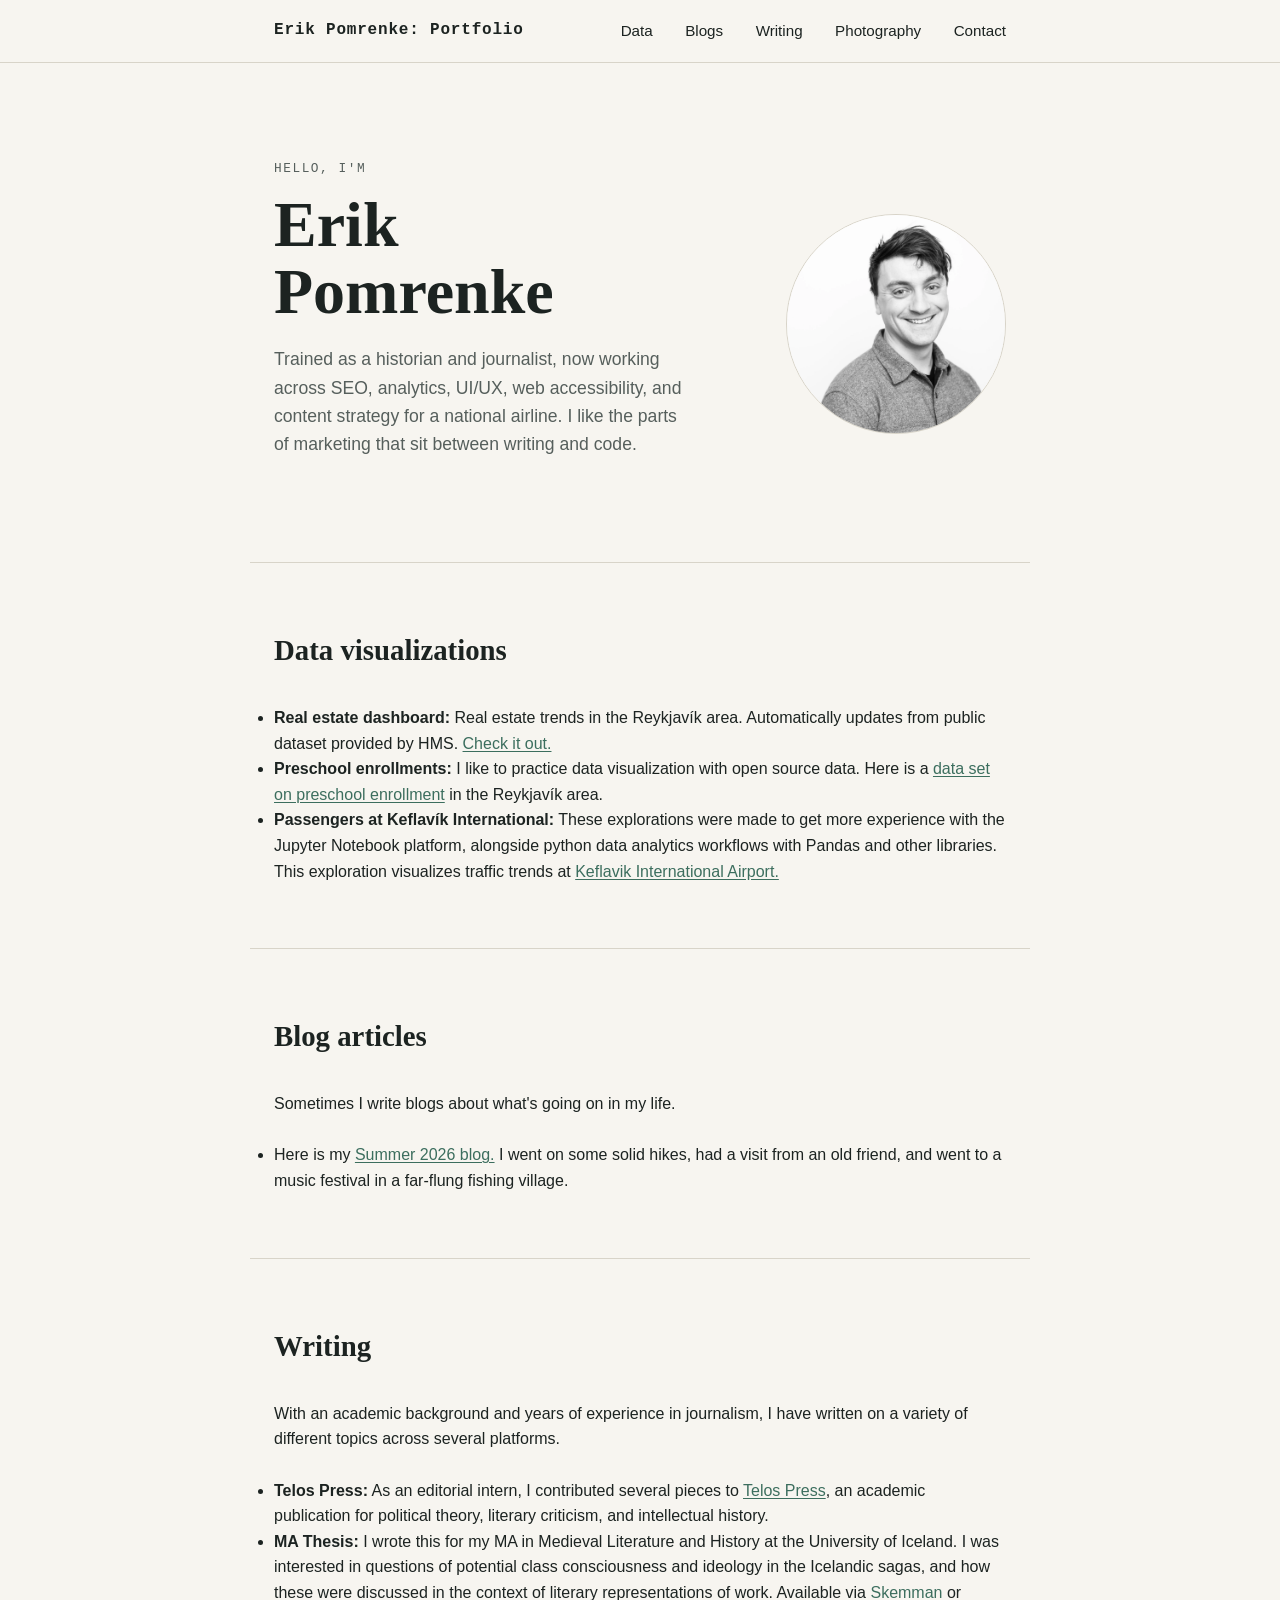
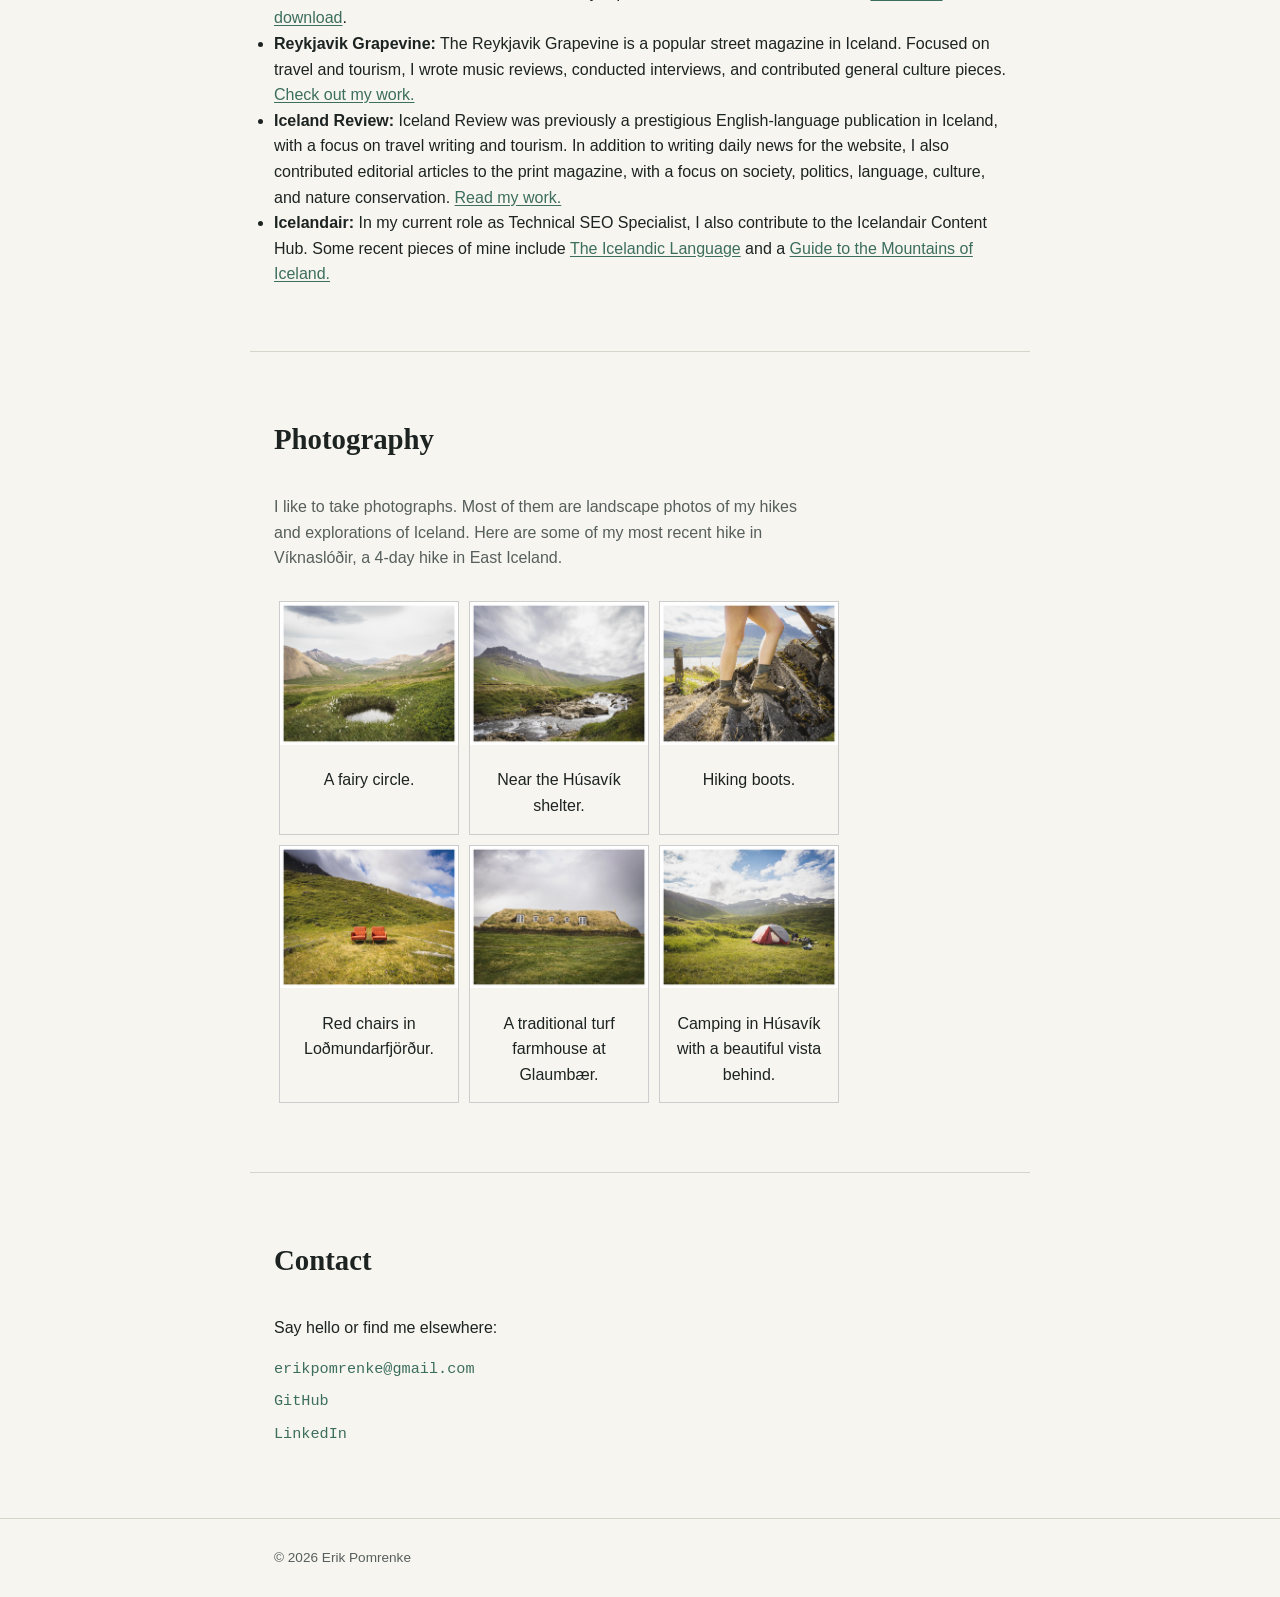
<file: index.html>
<!DOCTYPE html>
<html lang="en">
<head>
  <meta charset="UTF-8">
  <meta name="viewport" content="width=device-width, initial-scale=1.0">
  <title>Erik Pomrenke | Digital Marketer in Reykjavík, Iceland</title>
  <meta name="description" content="Erik Pomrenke is a digital marketer based in Reykjavik, Iceland. Special interests include technical SEO, web accessibility, data analytics, and content strategy.">
  <meta property="og:url" content="https://erikpomrenke.github.io/">
  <meta property="og:type" content="website">
  <meta property="og:title" content="Erik Pomrenke | Digital Marketer in Reykjavík, Iceland">
  <meta property="og:image" content="https://erikpomrenke.github.io/assets/headshot.webp">
  <meta property="og:image:alt" content="Black and white professional headshot of Erik Pomrenke">
  <meta property="og:description" content="Erik Pomrenke is a digital marketer based in Reykjavik, Iceland. Special interests include technical SEO, web accessibility, data analytics, and content strategy.">
  <meta property="og:site_name" content="Erik Pomrenke: Portfolio">
  <meta property="og:locale" content="en_US">
  <meta property="article:author" content="Erik Pomrenke">  <link rel="canonical" href="https://erikpomrenke.github.io/" />
  <link rel="stylesheet" href="style.css">
  <link rel="icon" type="image/x-icon" href="https://erikpomrenke.github.io/assets/favicon.ico">
  <link rel="icon" type="image/png" sizes="32x32" href="https://erikpomrenke.github.io/assets/favicon.png">
  <link rel="apple-touch-icon" href="https://erikpomrenke.github.io/assets/apple-touch-icon.png">
  <script type="application/ld+json">
{
  "@context": "https://schema.org",
  "@type": "Person",
  "name": "Erik Pomrenke",
  "jobTitle": "Technical SEO and Integration Specialist",
  "worksFor": {
    "@type": "Organization",
    "name": "Icelandair"
  },
  "url": "https://erikpomrenke.github.io/",
  "sameAs": [
    "https://www.linkedin.com/in/erik-pomrenke-534a3921b/",
    "https://github.com/erikpomrenke"
  ],
  "email": "erikpomrenke@gmail.com",
  "knowsLanguage": ["English", "German", "Icelandic"]
}
</script>
</head>
<body>

  <header class="site-header">
    <div class="wrap header-inner">
      <span class="logo">Erik Pomrenke: Portfolio</span>
      <nav>
        <a href="#data-viz">Data</a>
        <a href="#blogs">Blogs</a>
        <a href="#writing">Writing</a>
        <a href="#img-gallery">Photography</a>
        <a href="#contact">Contact</a>
      </nav>
    </div>
  </header>

  <main>
    <!-- HERO -->
    <section class="hero wrap">
      <div class="hero-text">
        <p class="eyebrow">Hello, I'm</p>
        <h1>Erik Pomrenke</h1>
        <p class="hero-sub">Trained as a historian and journalist, now working across SEO, analytics, UI/UX, web accessibility, and content strategy for a national airline. I like the parts of marketing that sit between writing and code.</p>
      </div>
      <img class="hero-photo" src="assets/headshot.webp" alt="black and white headshot">
    </section>

    <!-- Data Visualizations -->
    <section id="data-viz" class="section wrap">
      <h2>Data visualizations</h2>
        <ul>
          <li>
            <p><strong>Real estate dashboard:</strong> Real estate trends in the Reykjavík area. Automatically updates from public dataset provided by HMS. <a href="https://datastudio.google.com/s/hCVWZlMqpyI">Check it out.</a></p>
          </li>
          <li>
            <p><strong>Preschool enrollments:</strong> I like to practice data visualization with open source data. Here is a <a href="data/leikskoli-exploration.html">data set on preschool enrollment</a> in the Reykjavík area.</p>
          </li>
          <li>
            <p><strong>Passengers at Keflavík International:</strong> These explorations were made to get more experience with the Jupyter Notebook platform, alongside python data analytics workflows with Pandas and other libraries. This exploration visualizes traffic trends at <a href="data/keflavik-travel.html">Keflavik International Airport.</a></p>
          </li>
        </ul>
    </section>

        <!-- Blogs -->
    <section id="blogs" class="section wrap">
      <h2>Blog articles</h2>
      <p>Sometimes I write blogs about what's going on in my life.</p>
      <br>
        <ul>
         <li>
          <p>Here is my <a href="blogs/summer-2026.html">Summer 2026 blog.</a> I went on some solid hikes, had a visit from an old friend, and went to a music festival in a far-flung fishing village.</p>
        </li>
        </ul>
    </section>

    <!-- Writing -->
    <section id="writing" class="section wrap">
      <h2>Writing</h2>
      <p>With an academic background and years of experience in journalism, I have written on a variety of different topics across several platforms.</p>
      <br>
      <ul>
        <li>
          <p><strong>Telos Press:</strong> As an editorial intern, I contributed several pieces to <a href="https://www.telospress.com/author/epomrenke/">Telos Press</a>, an academic publication for political theory, literary criticism, and intellectual history.</p>
        </li>
        <li>
          <p><strong>MA Thesis: </strong> I wrote this for my MA in Medieval Literature and History at the University of Iceland. I was interested in questions of potential class consciousness and ideology in the Icelandic sagas, and how these were discussed in the context of literary representations of work. Available via <a href="https://skemman.is/handle/1946/40850">Skemman</a> or <a href="assets/Pomrenke-HI-MA-Thesis.pdf">download</a>.</p>
        </li>
        <li>
          <p><strong>Reykjavik Grapevine:</strong> The Reykjavik Grapevine is a popular street magazine in Iceland. Focused on travel and tourism, I wrote music reviews, conducted interviews, and contributed general culture pieces. <a href="https://grapevine.is/author/erik/">Check out my work.</a></p>
        </li>
        <li>
          <p><strong>Iceland Review:</strong> Iceland Review was previously a prestigious English-language publication in Iceland, with a focus on travel writing and tourism. In addition to writing daily news for the website, I also contributed editorial articles to the print magazine, with a focus on society, politics, language, culture, and nature conservation. <a href="https://www.icelandreview.com/author/erik-pomrenke/">Read my work.</a></p>
        </li>
        <li>
          <p><strong>Icelandair: </strong> In my current role as Technical SEO Specialist, I also contribute to the Icelandair Content Hub. Some recent pieces of mine include <a href="https://www.icelandair.com/arora/icelandic-language/">The Icelandic Language</a> and a <a href="https://www.icelandair.com/arora/iconic-mountains-of-iceland/">Guide to the Mountains of Iceland.</a></p>
        </li>
      </ul>
    </section>

    <!-- Image gallery -->
    <section id="img-gallery" class="section wrap img-gallery">
      <h2>Photography</h2>
      <p>I like to take photographs. Most of them are landscape photos of my hikes and explorations of Iceland. Here are some of my most recent hike in Víknaslóðir, a 4-day hike in East Iceland.</p>
      <br>
      <div class="gallery">
        <div class="gallery-item">
          <a target="_blank" href="assets/viknaslodir1.webp">
            <img src="assets/viknaslodir1.webp" alt="a mountain pond surrounded by flowers" width="600" height="400">
          </a>
          <div class="desc">A fairy circle.</div>
        </div>

        <div class="gallery-item">
          <a target="_blank" href="assets/viknaslodir7.webp">
            <img src="assets/viknaslodir7.webp" alt="a waterfall in foreground and mountain in background" width="600" height="400">
          </a>
          <div class="desc">Near the Húsavík shelter.</div>
        </div>

        <div class="gallery-item">
          <a target="_blank" href="assets/viknaslodir16.webp">
            <img src="assets/viknaslodir16.webp" alt="hiking boots" width="600" height="400">
          </a>
          <div class="desc">Hiking boots.</div>
        </div>

        <div class="gallery-item">
          <a target="_blank" href="assets/viknaslodir21.webp">
            <img src="assets/viknaslodir21.webp" alt="red chairs in the middle of nowhere" width="600" height="400">
          </a>
          <div class="desc">Red chairs in Loðmundarfjörður.</div>
        </div>

        <div class="gallery-item">
          <a target="_blank" href="assets/glaumbaer14.webp">
            <img src="assets/glaumbaer14.webp" alt="a traditional turf farmhouse" width="600" height="400">
          </a>
          <div class="desc">A traditional turf farmhouse at Glaumbær.</div>
        </div>

        <div class="gallery-item">
          <a target="_blank" href="assets/viknaslodir8.webp">
            <img src="assets/viknaslodir8.webp" alt="setting up camp in Húsavík" width="600" height="400">
          </a>
          <div class="desc">Camping in Húsavík with a beautiful vista behind.</div>
        </div>

      </div>
    </section>

    <!-- CONTACT -->
    <section id="contact" class="section wrap contact">
      <h2>Contact</h2>
      <p>Say hello or find me elsewhere:</p>
      <ul class="contact-list">
        <li><a href="mailto:erikpomrenke@gmail.com">erikpomrenke@gmail.com</a></li>
        <li><a href="https://github.com/erikpomrenke" target="_blank" rel="noopener">GitHub</a></li>
        <li><a href="https://www.linkedin.com/in/erik-pomrenke-534a3921b/" target="_blank" rel="noopener">LinkedIn</a></li>
      </ul>
    </section>
  </main>

  <footer class="site-footer">
    <div class="wrap">
      <p>&copy; <span id="year"></span> Erik Pomrenke</p>
    </div>
  </footer>

  <script>
    document.getElementById('year').textContent = new Date().getFullYear();
  </script>
  <script type='module' src='https://static.cloudflareinsights.com/beacon.min.js' data-cf-beacon='{"token": "6a647a6edb6d4382aaba1c46e43adcdc"}'></script>
</body>
</html>
</file>
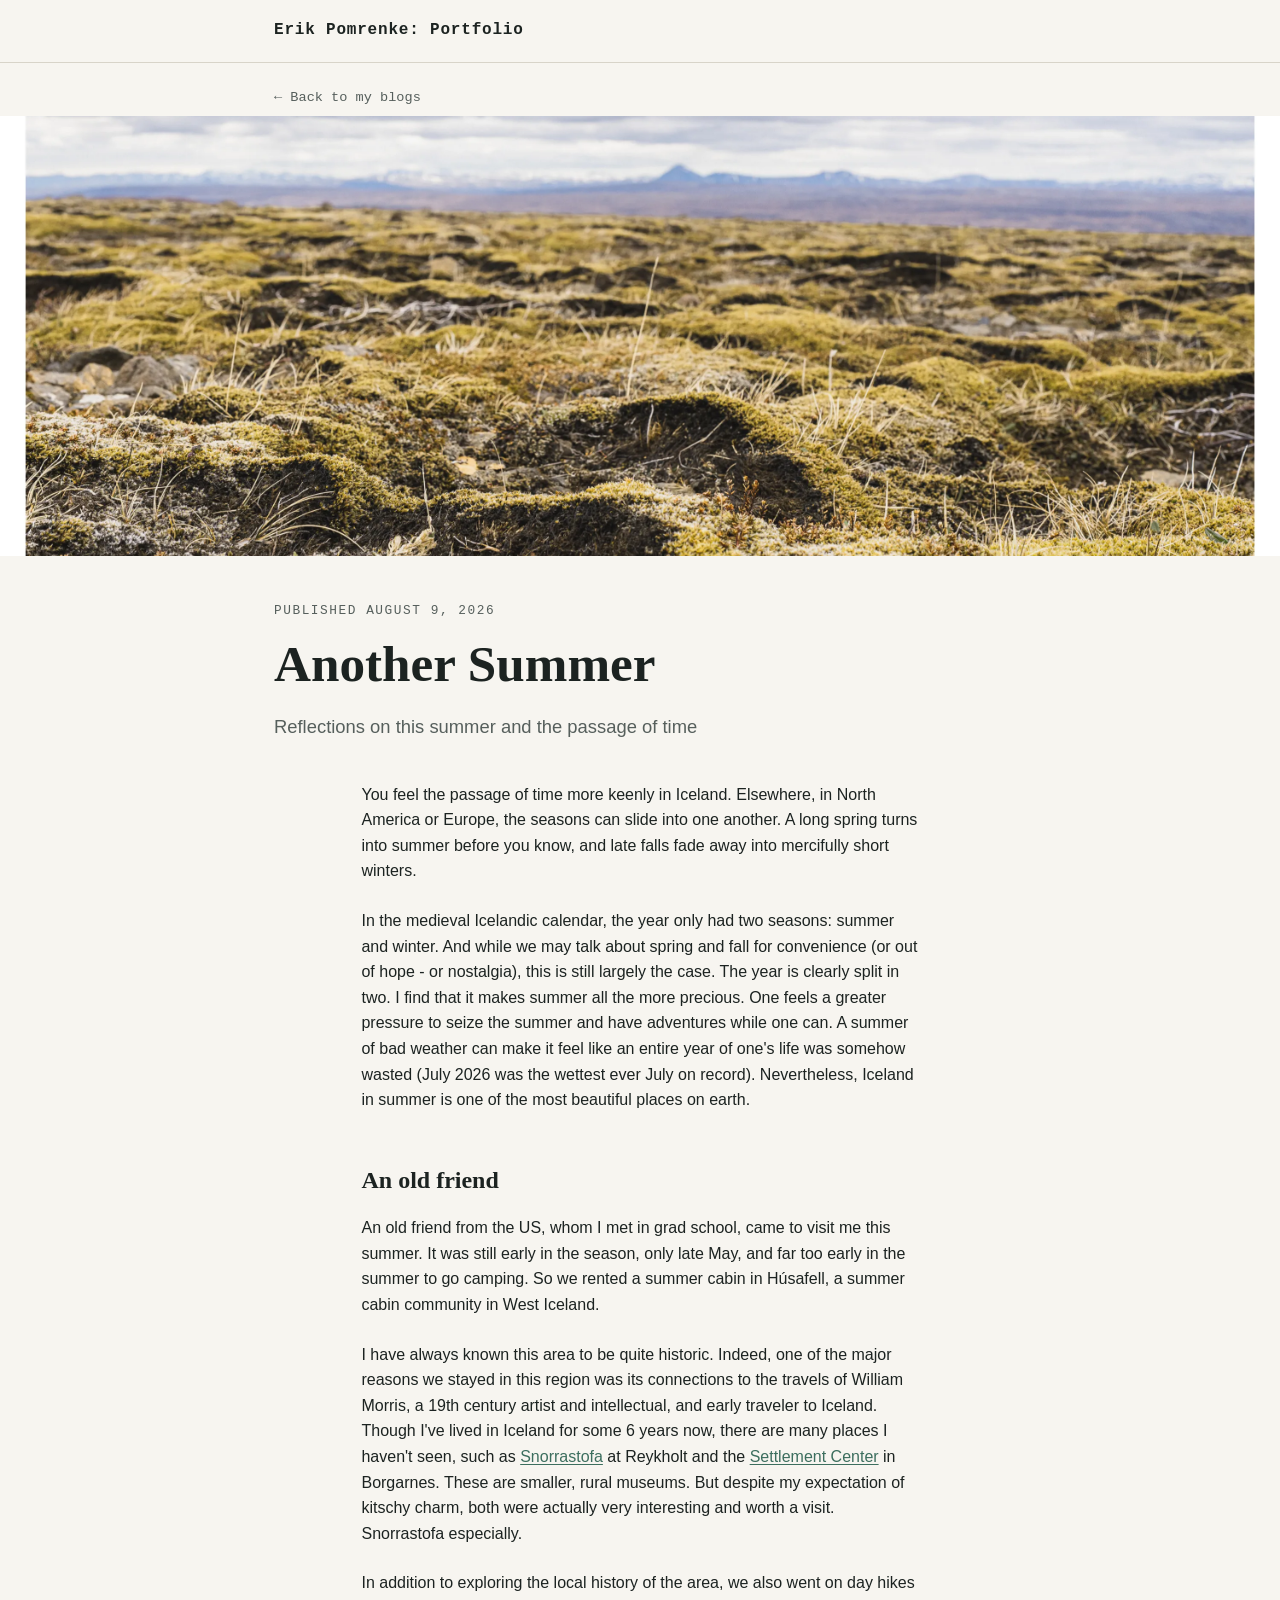
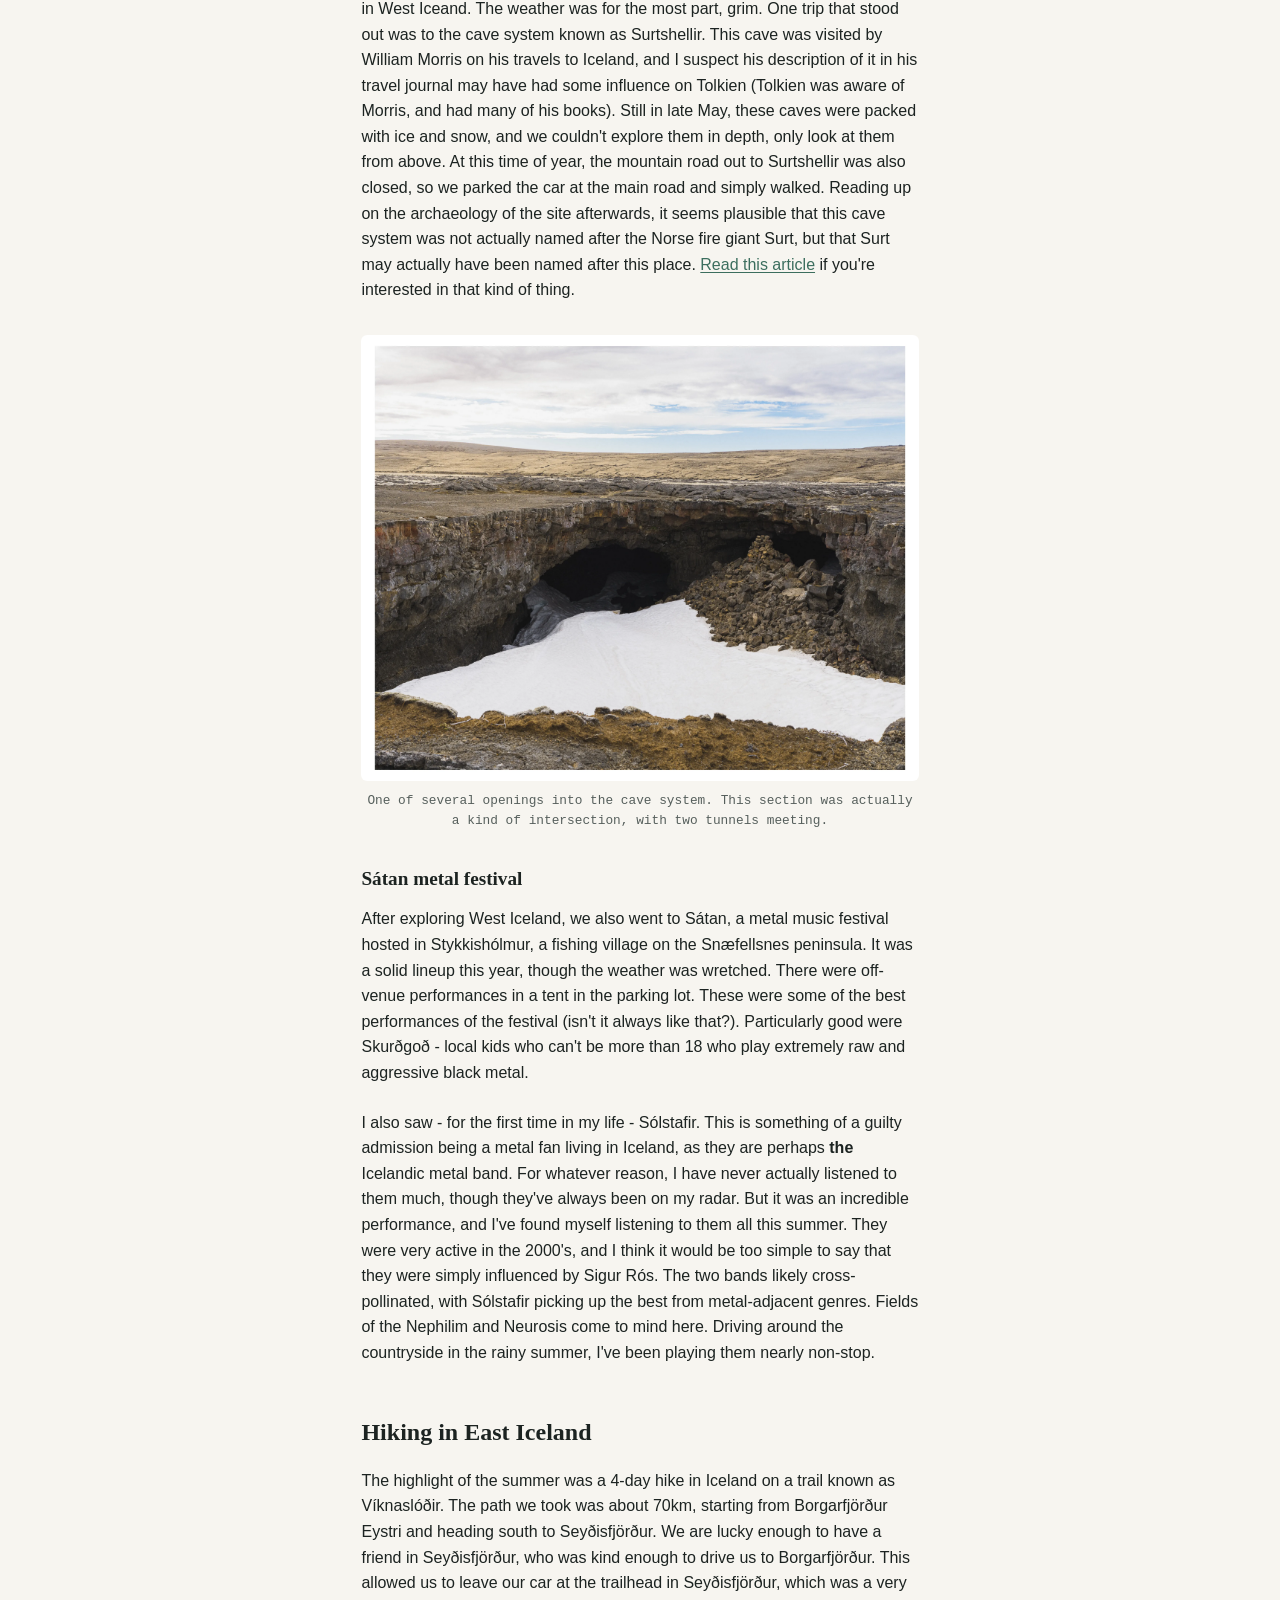
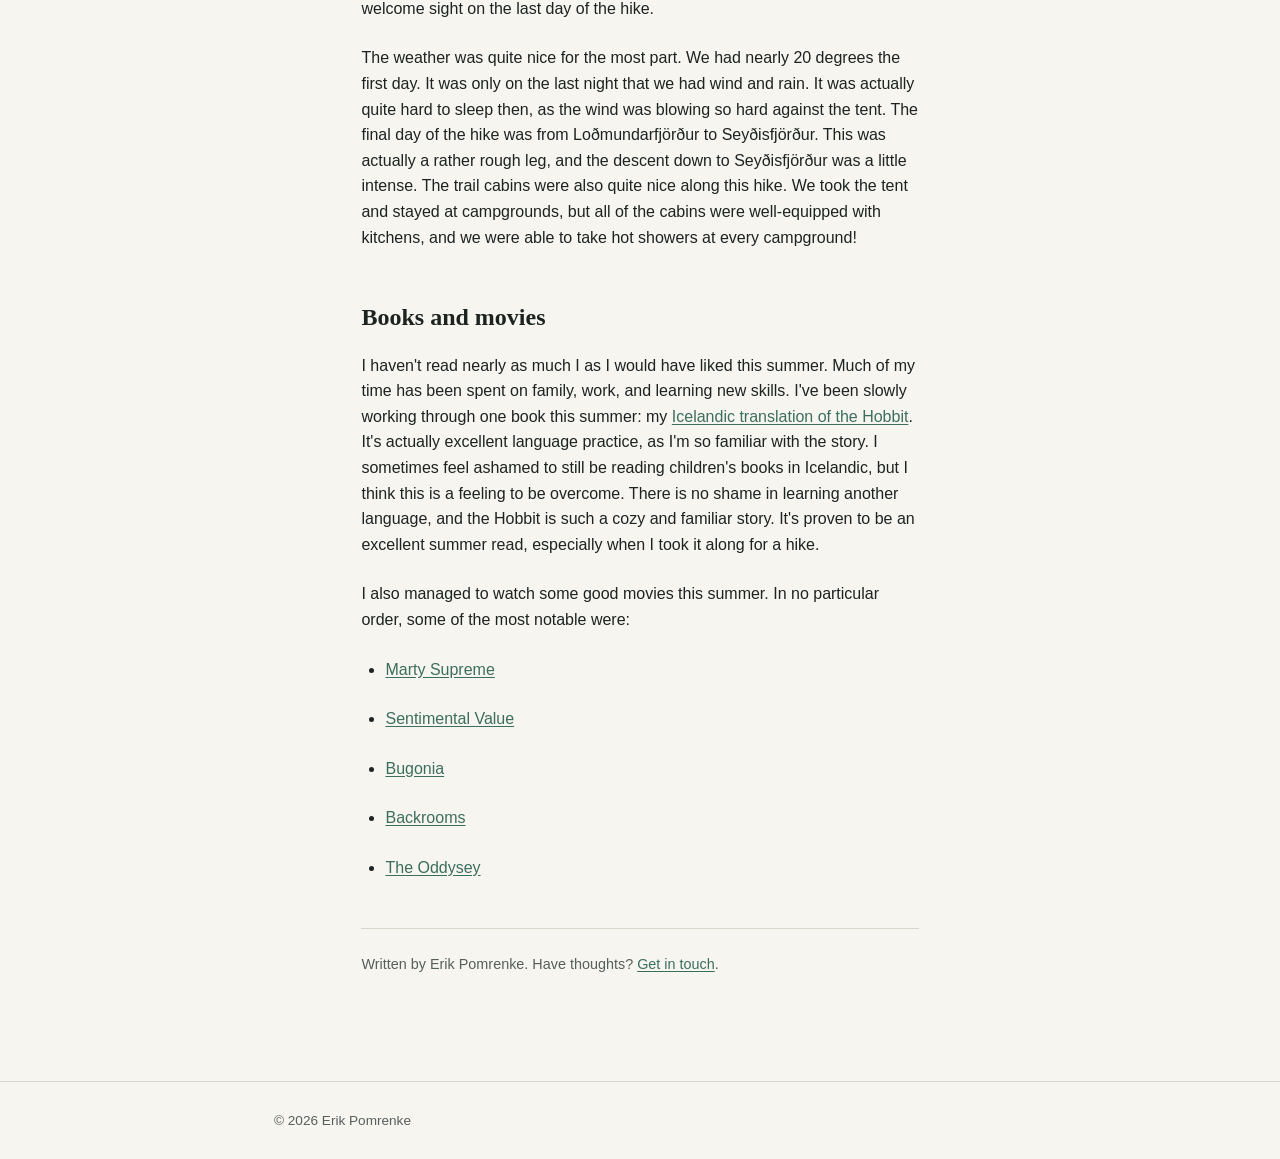
<file: blogs/summer-2026.html>
<!DOCTYPE html>
<html lang="en">
<head>
  <meta charset="UTF-8">
  <meta name="viewport" content="width=device-width, initial-scale=1.0">
  <title>Summer 2026 Blog | Erik Pomrenke</title>
  <meta name="description" content="My reflections on this summer. I went on some hikes, met an old friend, and went to a good music festival.">
  <meta property="og:url" content="https://erikpomrenke.github.io/blogs/summer-2026.html">
  <meta property="og:type" content="article">
  <meta property="og:title" content="Summer 2026 Blog | Erik Pomrenke">
  <meta property="og:image" content="https://erikpomrenke.github.io/assets/husafell4.webp">
  <meta property="og:image:alt" content="mossy landscape in Iceland">
  <meta property="og:description" content="My reflections on this summer. I went on some hikes, met an old friend, and went to a good music festival.">
  <meta property="og:site_name" content="Erik Pomrenke: Portfolio">
  <meta property="og:locale" content="en_US">
  <meta property="article:author" content="Erik Pomrenke">
  <link rel="stylesheet" href="../style.css">
  <link rel="canonical" href="https://erikpomrenke.github.io/blogs/summer-2026.html" />
  <link rel="icon" type="image/x-icon" href="https://erikpomrenke.github.io/assets/favicon.ico">
  <link rel="icon" type="image/png" sizes="32x32" href="https://erikpomrenke.github.io/assets/favicon.png">
  <link rel="apple-touch-icon" href="https://erikpomrenke.github.io/assets/apple-touch-icon.png">
  <script type="application/ld+json">
  {
    "@context": "https://schema.org",
    "@type": "BlogPosting",
    "headline": "Summer 2026 Blog",
    "description": "My reflections on this summer. I went on some hikes, met an old friend, and went to a good music festival.",
    "image": "https://erikpomrenke.github.io/assets/husafell4.webp",
    "datePublished": "2026-08-09",
    "dateModified": "2026-08-09",
    "author": {
      "@type": "Person",
      "name": "Erik Pomrenke",
      "url": "https://erikpomrenke.github.io/"
    },
    "publisher": {
      "@type": "Person",
      "name": "Erik Pomrenke"
    },
    "mainEntityOfPage": {
      "@type": "WebPage",
      "@id": "https://erikpomrenke.github.io/blog/summer-2026.html"
    }
  }
  </script>
</head>
<body>

  <header class="site-header">
    <div class="wrap header-inner">
      <span class="logo">Erik Pomrenke: Portfolio</span>
    </div>
  </header>

  <main>
    <div class="wrap">
      <a class="article-back" href="../index.html#blogs">&larr; Back to my blogs</a>
    </div>

    <!-- HERO IMAGE -->
    <!-- SWAP: src and alt text. Remove this whole <div> if an article has no hero image. -->
    <div class="article-hero">
      <img src="../assets/husafell4.webp" alt="an image of moss atop an Icelandic mountain">
    </div>

    <!-- META + HEADLINE -->
    <section class="wrap article-meta article-header">
      <!-- SWAP: date and, optionally, a category tag -->
      <span class="article-date">Published August 9, 2026</span>

      <!-- SWAP: article title -->
      <h1>Another Summer</h1>

      <!-- OPTIONAL: one-line dek/subtitle under the H1. Delete <p> if unused. -->
      <p class="article-dek">Reflections on this summer and the passage of time</p>
    </section>

    <!-- ARTICLE BODY -->
    <article class="article-body">
      <p>
        You feel the passage of time more keenly in Iceland. Elsewhere, in North America or Europe, the seasons can slide into one another. A long spring turns into summer before you know, and late falls fade away into mercifully short winters.
      </p>

      <p>
        In the medieval Icelandic calendar, the year only had two seasons: summer and winter. And while we may talk about spring and fall for convenience (or out of hope - or nostalgia), this is still largely the case. The year is clearly split in two. I find that it makes summer all the more precious. One feels a greater pressure to seize the summer and have adventures while one can. A summer of bad weather can make it feel like an entire year of one's life was somehow wasted (July 2026 was the wettest ever July on record). Nevertheless, Iceland in summer is one of the most beautiful places on earth.
      </p>

      <h2>An old friend</h2>
      <p>An old friend from the US, whom I met in grad school, came to visit me this summer. It was still early in the season, only late May, and far too early in the summer to go camping. So we rented a summer cabin in Húsafell, a summer cabin community in West Iceland.</p>
      <p>I have always known this area to be quite historic. Indeed, one of the major reasons we stayed in this region was its connections to the travels of William Morris, a 19th century artist and intellectual, and early traveler to Iceland. Though I've lived in Iceland for some 6 years now, there are many places I haven't seen, such as <a href="https://www.snorrastofa.is/">Snorrastofa</a> at Reykholt and the <a href="https://www.landnam.is/eng/">Settlement Center</a> in Borgarnes. These are smaller, rural museums. But despite my expectation of kitschy charm, both were actually very interesting and worth a visit. Snorrastofa especially.</p>
      <p>In addition to exploring the local history of the area, we also went on day hikes in West Iceand. The weather was for the most part, grim. One trip that stood out was to the cave system known as Surtshellir. This cave was visited by William Morris on his travels to Iceland, and I suspect his description of it in his travel journal may have had some influence on Tolkien (Tolkien was aware of Morris, and had many of his books). Still in late May, these caves were packed with ice and snow, and we couldn't explore them in depth, only look at them from above. At this time of year, the mountain road out to Surtshellir was also closed, so we parked the car at the main road and simply walked. Reading up on the archaeology of the site afterwards, it seems plausible that this cave system was not actually named after the Norse fire giant Surt, but that Surt may actually have been named after this place. <a href="../assets/archaeology-of-surtshellir.pdf">Read this article</a> if you're interested in that kind of thing.</p>

      <figure>
        <img src="../assets/surtshellir1.webp" alt="a photo of the cave system at Surtshellir">
        <figcaption>One of several openings into the cave system. This section was actually a kind of intersection, with two tunnels meeting.</figcaption>
      </figure>

      <h3>Sátan metal festival</h3>
      <p>After exploring West Iceland, we also went to Sátan, a metal music festival hosted in Stykkishólmur, a fishing village on the Snæfellsnes peninsula. It was a solid lineup this year, though the weather was wretched. There were off-venue performances in a tent in the parking lot. These were some of the best performances of the festival (isn't it always like that?). Particularly good were Skurðgoð - local kids who can't be more than 18 who play extremely raw and aggressive black metal.</p>
      <p>I also saw - for the first time in my life - Sólstafir. This is something of a guilty admission being a metal fan living in Iceland, as they are perhaps <strong>the</strong> Icelandic metal band. For whatever reason, I have never actually listened to them much, though they've always been on my radar. But it was an incredible performance, and I've found myself listening to them all this summer. They were very active in the 2000's, and I think it would be too simple to say that they were simply influenced by Sigur Rós. The two bands likely cross-pollinated, with Sólstafir picking up the best from metal-adjacent genres. Fields of the Nephilim and Neurosis come to mind here. Driving around the countryside in the rainy summer, I've been playing them nearly non-stop.</p>

      <h2>Hiking in East Iceland</h2>
      <p>The highlight of the summer was a 4-day hike in Iceland on a trail known as Víknaslóðir. The path we took was about 70km, starting from Borgarfjörður Eystri and heading south to Seyðisfjörður. We are lucky enough to have a friend in Seyðisfjörður, who was kind enough to drive us to Borgarfjörður. This allowed us to leave our car at the trailhead in Seyðisfjörður, which was a very welcome sight on the last day of the hike.</p>
      <p>The weather was quite nice for the most part. We had nearly 20 degrees the first day. It was only on the last night that we had wind and rain. It was actually quite hard to sleep then, as the wind was blowing so hard against the tent. The final day of the hike was from Loðmundarfjörður to Seyðisfjörður. This was actually a rather rough leg, and the descent down to Seyðisfjörður was a little intense. The trail cabins were also quite nice along this hike. We took the tent and stayed at campgrounds, but all of the cabins were well-equipped with kitchens, and we were able to take hot showers at every campground!</p>

      <h2>Books and movies</h2>
      <p>I haven't read nearly as much I as I would have liked this summer. Much of my time has been spent on family, work, and learning new skills. I've been slowly working through one book this summer: my <a href="https://www.penninn.is/is/book/hobbitinn-0">Icelandic translation of the Hobbit</a>. It's actually excellent language practice, as I'm so familiar with the story. I sometimes feel ashamed to still be reading children's books in Icelandic, but I think this is a feeling to be overcome. There is no shame in learning another language, and the Hobbit is such a cozy and familiar story. It's proven to be an excellent summer read, especially when I took it along for a hike.</p>
      <p>I also managed to watch some good movies this summer. In no particular order, some of the most notable were:</p>
      <ul>
        <li>
          <p><a href="https://www.imdb.com/title/tt32916440/">Marty Supreme</a></p>
        </li>
        <li>
          <p><a href="https://www.imdb.com/title/tt27714581/">Sentimental Value</a></p>
        </li>
        <li>
          <p><a href="https://www.imdb.com/title/tt12300742/">Bugonia</a></p>
        </li>
        <li>
          <p><a href="https://www.imdb.com/title/tt26657236/">Backrooms</a></p>
        </li>
        <li>
          <p><a href="https://www.imdb.com/title/tt33764258/">The Oddysey</a></p>
        </li>
      </ul>


      <!-- OPTIONAL: author note / call to action at the end -->
      <p class="article-endnote">
        Written by Erik Pomrenke. Have thoughts? <a href="mailto:erikpomrenke@gmail.com">Get in touch</a>.
      </p>
    </article>
  </main>

  <footer class="site-footer">
    <div class="wrap">
      <p>&copy; <span id="year"></span> Erik Pomrenke</p>
    </div>
  </footer>

  <script>
    document.getElementById('year').textContent = new Date().getFullYear();
  </script>
  <script type='module' src='https://static.cloudflareinsights.com/beacon.min.js' data-cf-beacon='{"token": "6a647a6edb6d4382aaba1c46e43adcdc"}'></script>
</body>
</html>
</file>
<file: style.css>
/* ---------------------------------------
   Design tokens — change these first
--------------------------------------- */
:root {
  --bg: #f7f5f0;
  --ink: #1c2321;
  --ink-soft: #565f5c;
  --accent: #3c6e5e;
  --accent-soft: #dce7e2;
  --line: #d8d4c9;

  --font-display: Georgia, 'Times New Roman', serif;
  --font-body: -apple-system, BlinkMacSystemFont, 'Segoe UI', sans-serif;
  --font-mono: 'Courier New', monospace;

  --wrap: 780px;
}

/* ---------------------------------------
   Reset
--------------------------------------- */
* { box-sizing: border-box; margin: 0; padding: 0; }

html { scroll-behavior: smooth; }

body {
  background: var(--bg);
  color: var(--ink);
  font-family: var(--font-body);
  line-height: 1.6;
  -webkit-font-smoothing: antialiased;
}

a {
  color: var(--accent);
  text-decoration: none;
}
a:hover { text-decoration: underline; }

a:focus-visible,
button:focus-visible {
  outline: 2px solid var(--accent);
  outline-offset: 3px;
}

.wrap {
  max-width: var(--wrap);
  margin: 0 auto;
  padding: 0 24px;
}

/* ---------------------------------------
   Header
--------------------------------------- */
.site-header {
  border-bottom: 1px solid var(--line);
  position: sticky;
  top: 0;
  background: var(--bg);
  z-index: 10;
}

.header-inner {
  display: flex;
  align-items: center;
  justify-content: space-between;
  padding-top: 18px;
  padding-bottom: 18px;
}

.logo {
  font-family: var(--font-mono);
  font-weight: 700;
  letter-spacing: 0.05em;
}

nav a {
  color: var(--ink);
  margin-left: 28px;
  font-size: 0.95rem;
}
nav a:hover { color: var(--accent); }

/* ---------------------------------------
   Hero
--------------------------------------- */
.hero {
  padding: 96px 24px 72px;
  display: flex;
  align-items: center;
  justify-content: space-between;
  gap: 48px;
}

.hero-text {
  max-width: 46ch;
}

.hero-photo {
  width: 220px;
  height: 220px;
  object-fit: cover;
  border-radius: 50%;
  border: 1px solid var(--line);
  flex-shrink: 0;
}

@media (max-width: 700px) {
  .hero {
    flex-direction: column-reverse;
    text-align: center;
    gap: 32px;
  }
  .hero-text {
    max-width: 100%;
  }
}

.eyebrow {
  font-family: var(--font-mono);
  font-size: 0.8rem;
  letter-spacing: 0.12em;
  text-transform: uppercase;
  color: var(--ink-soft);
  margin-bottom: 12px;
}

.hero h1 {
  font-family: var(--font-display);
  font-size: clamp(2.5rem, 6vw, 4rem);
  line-height: 1.05;
  margin-bottom: 20px;
}

.hero-sub {
  max-width: 46ch;
  color: var(--ink-soft);
  font-size: 1.1rem;
  margin-bottom: 32px;
}

.btn {
  display: inline-block;
  background: var(--accent);
  color: #fff;
  padding: 12px 24px;
  border-radius: 4px;
  font-size: 0.95rem;
  font-weight: 600;
}
.btn:hover {
  text-decoration: none;
  opacity: 0.9;
}

/* ---------------------------------------
   Sections
--------------------------------------- */
.section {
  padding: 64px 24px;
  border-top: 1px solid var(--line);
}

.section h2 {
  font-family: var(--font-display);
  font-size: 1.8rem;
  margin-bottom: 32px;
}

/* Work grid */
.grid {
  display: grid;
  grid-template-columns: repeat(auto-fit, minmax(200px, 1fr));
  gap: 28px;
}

.card-thumb {
  width: 100%;
  aspect-ratio: 4 / 3;
  background: var(--accent-soft);
  border-radius: 6px;
  margin-bottom: 14px;
}

.card h3 {
  font-size: 1.05rem;
  margin-bottom: 6px;
}

.card p {
  color: var(--ink-soft);
  font-size: 0.95rem;
}

/* img-gallery */
.img-gallery p {
  max-width: 60ch;
  color: var(--ink-soft);
}

/* Contact */
.contact-list {
  list-style: none;
  margin-top: 16px;
}

.contact-list li {
  margin-bottom: 8px;
  font-family: var(--font-mono);
  font-size: 0.95rem;
}

/* Link accessibility */

p a {
  text-decoration: underline;
  text-underline-offset: 2px;
}

/* ---------------------------------------
   Footer
--------------------------------------- */
.site-footer {
  border-top: 1px solid var(--line);
  padding: 28px 24px;
}

.site-footer p {
  color: var(--ink-soft);
  font-size: 0.85rem;
}

/* ---------------------------------------
   Responsive
--------------------------------------- */
@media (max-width: 480px) {
  nav a { margin-left: 16px; font-size: 0.85rem; }
  .hero { padding: 64px 20px 48px; }
}

/* ---------------------------------------
   Reduced motion
--------------------------------------- */
@media (prefers-reduced-motion: reduce) {
  html { scroll-behavior: auto; }
}

/* Image gallery */

div.gallery {
  display: flex;
  flex-wrap: wrap;
  justify-content: flex-start;
}

div.gallery-item {
  margin: 5px;
  border: 1px solid #ccc;
  width: 180px;
}

div.gallery-item:hover {
  border: 1px solid #777;
}

div.gallery-item img {
  width: 100%;
  height: auto;
}

div.gallery-item div.desc {
  padding: 15px;
  text-align: center;
}

/* ---------------------------------------
   Blog / article template
   Reuses design tokens defined at the top
   of this file (--bg, --ink, --accent,
   --font-display, etc.)
--------------------------------------- */

/* Optional "back to home" link, sits above the hero */
.article-back {
  display: block;
  padding-top: 24px;
  font-family: var(--font-mono);
  font-size: 0.85rem;
  color: var(--ink-soft);
}
.article-back:hover { color: var(--accent); }

/* Hero banner image */
.article-hero {
  width: 100%;
  height: 440px;
  overflow: hidden;
  margin-top: 8px;
}

.article-hero img {
  width: 100%;
  height: 100%;
  object-fit: cover;
  object-position: center;
  display: block;
}

@media (max-width: 700px) {
  .article-hero { height: 280px; }
}

/* Meta + headline */
.article-meta {
  padding-top: 40px;
}

.article-date {
  font-family: var(--font-mono);
  font-size: 0.8rem;
  letter-spacing: 0.12em;
  text-transform: uppercase;
  color: var(--ink-soft);
}

.article-tag {
  font-family: var(--font-mono);
  font-size: 0.8rem;
  letter-spacing: 0.05em;
  color: var(--accent);
  margin-left: 12px;
}

.article-header h1 {
  font-family: var(--font-display);
  font-size: clamp(2rem, 5vw, 3.2rem);
  line-height: 1.1;
  margin: 14px 0 20px;
}

.article-dek {
  font-size: 1.15rem;
  color: var(--ink-soft);
  max-width: 60ch;
  margin-bottom: 40px;
}

/* Article body — narrower measure for readability */
.article-body {
  max-width: 68ch;
  margin: 0 auto;
  padding: 0 24px 80px;
}

.article-body p {
  margin-bottom: 24px;
}

.article-body h2 {
  font-family: var(--font-display);
  font-size: 1.5rem;
  margin: 48px 0 16px;
}

.article-body h3 {
  font-family: var(--font-display);
  font-size: 1.2rem;
  margin: 32px 0 12px;
}

.article-body ul,
.article-body ol {
  margin: 0 0 24px 24px;
}

.article-body li {
  margin-bottom: 8px;
}

.article-body figure {
  margin: 32px 0;
}

.article-body img {
  width: 100%;
  border-radius: 6px;
  display: block;
}

.article-body figcaption {
  font-family: var(--font-mono);
  font-size: 0.8rem;
  color: var(--ink-soft);
  text-align: center;
  margin-top: 10px;
}

.article-body blockquote {
  border-left: 3px solid var(--accent);
  padding-left: 20px;
  margin: 32px 0;
  color: var(--ink-soft);
  font-style: italic;
}

.article-body code {
  font-family: var(--font-mono);
  background: var(--accent-soft);
  padding: 2px 6px;
  border-radius: 4px;
  font-size: 0.9em;
}

.article-body pre {
  background: var(--accent-soft);
  padding: 20px;
  border-radius: 6px;
  overflow-x: auto;
  margin-bottom: 24px;
}
.article-body pre code {
  background: none;
  padding: 0;
}

.article-body hr {
  border: none;
  border-top: 1px solid var(--line);
  margin: 48px 0;
}

.article-endnote {
  margin-top: 48px;
  padding-top: 24px;
  border-top: 1px solid var(--line);
  color: var(--ink-soft);
  font-size: 0.9rem;
}

@media (max-width: 480px) {
  .article-meta { padding-top: 28px; }
  .article-body { padding: 0 20px 56px; }
}
</file>
